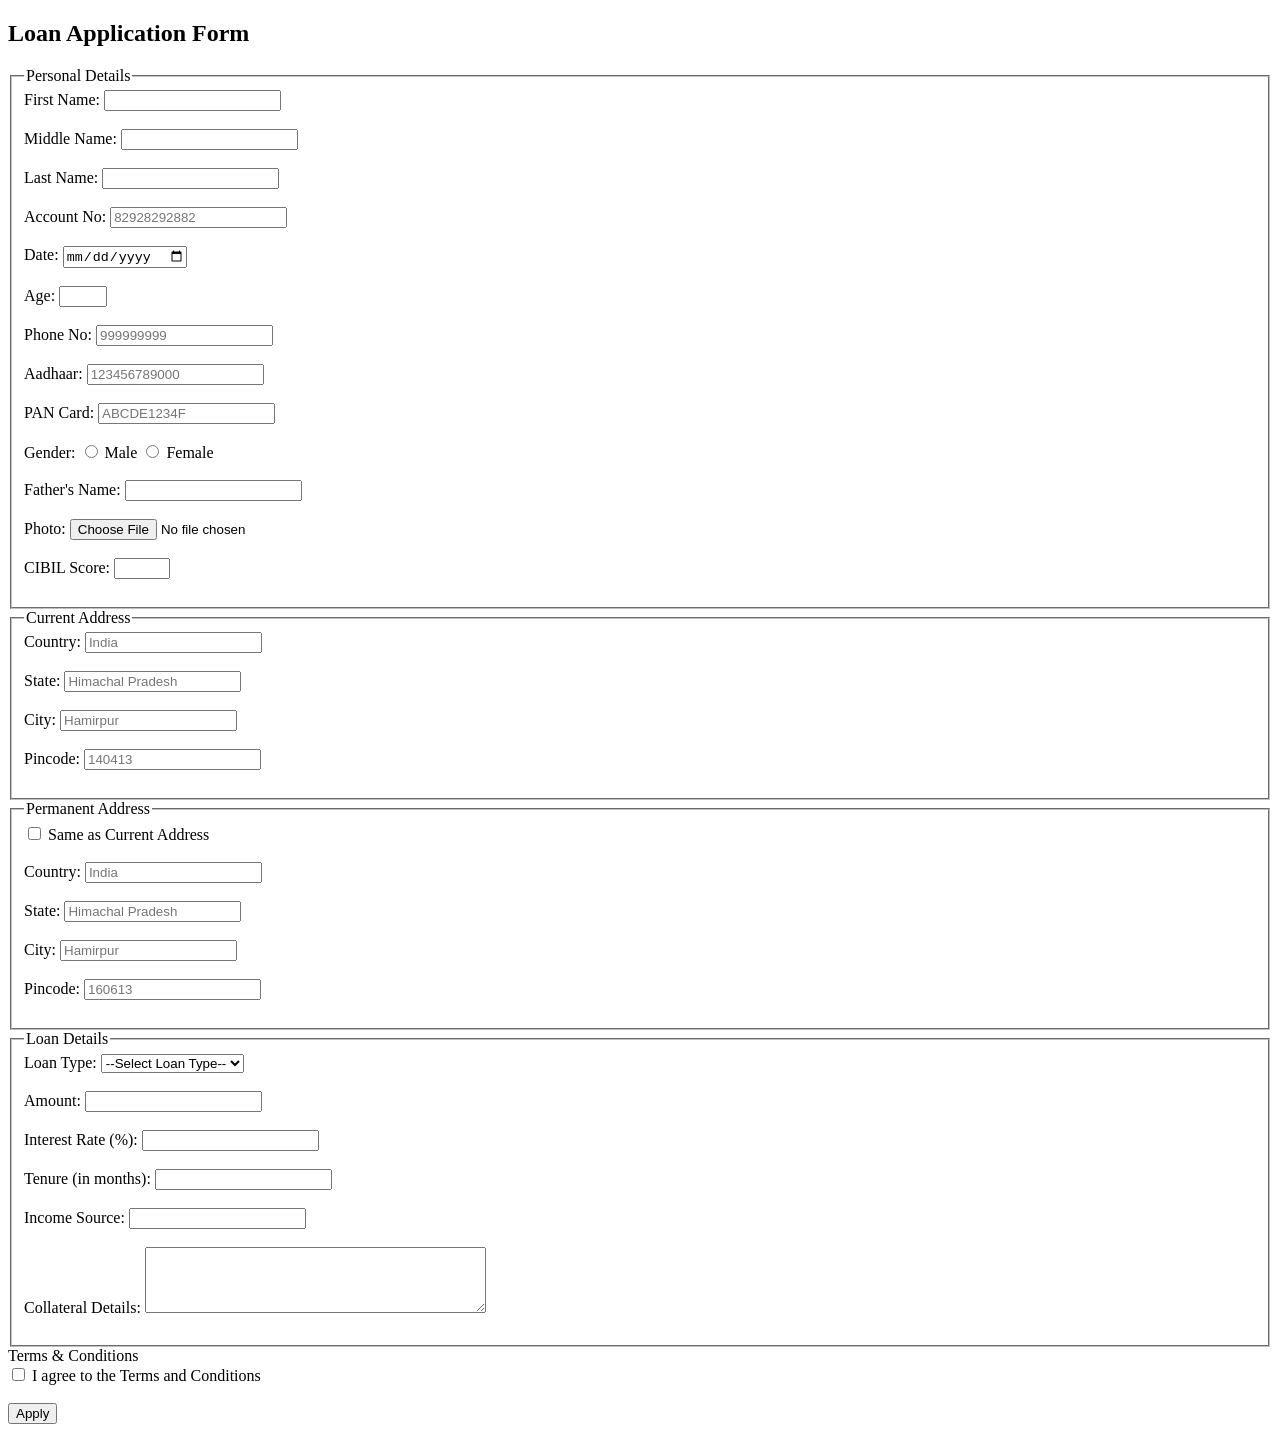
<file: Daily Assignments/Day 52 part 01/index.html>
<!DOCTYPE html>
<html>
<head>
<title>Loan Application Form</title>

<script>
function showData(event){
    event.preventDefault();   

    var f = document.forms["loanForm"];

    var gender = "";
    if(f.gender[0].checked) gender = f.gender[0].value;
    if(f.gender[1].checked) gender = f.gender[1].value;

    var sameAddress = f.same_address.checked ? "Yes" : "No";

    var data =
    "----- Loan Application Details -----\n\n" +
    "First Name: " + f.first_name.value + "\n" +
    "Middle Name: " + f.middle_name.value + "\n" +
    "Last Name: " + f.last_name.value + "\n" +
    "Account No: " + f.account_no.value + "\n" +
    "Date: " + f.date.value + "\n" +
    "Age: " + f.age.value + "\n" +
    "Phone: " + f.phone.value + "\n" +
    "Aadhaar: " + f.aadhaar.value + "\n" +
    "PAN: " + f.pan.value + "\n" +
    "Gender: " + gender + "\n" +
    "Father Name: " + f.father_name.value + "\n" +
    "CIBIL Score: " + f.cibil_score.value + "\n\n" +

    "Current Address:\n" +
    "Country: " + f.current_country.value + "\n" +
    "State: " + f.current_state.value + "\n" +
    "City: " + f.current_city.value + "\n" +
    "Pincode: " + f.current_pincode.value + "\n\n" +

    "Same as Current Address: " + sameAddress + "\n\n" +

    "Permanent Address:\n" +
    "Country: " + f.permanent_country.value + "\n" +
    "State: " + f.permanent_state.value + "\n" +
    "City: " + f.permanent_city.value + "\n" +
    "Pincode: " + f.permanent_pincode.value + "\n\n" +

    "Loan Details:\n" +
    "Loan Type: " + f.loan_type.value + "\n" +
    "Amount: " + f.amount.value + "\n" +
    "Interest Rate: " + f.interest.value + "%\n" +
    "Tenure: " + f.tenure.value + " months\n" +
    "Income Source: " + f.income_source.value + "\n" +
    "Collateral: " + f.collateral.value;

    alert(data);   
}
</script>

</head>

<body>

<h2>Loan Application Form</h2>

<form name="loanForm" onsubmit="showData(event)">

<fieldset>
        <legend>Personal Details</legend>

        <Label for="first_name">First Name:</Label>
        <input type="text" name="first_name" required><br><br>

        <Label for="middle_name">Middle Name:</Label> 
        <input type="text" name="middle_name"><br><br>

        <label for="last_name">Last Name:</label>
        <input type="text" name="last_name" required><br><br>
        <label for="account_no">   Account No:</label>
        <input type="text" name="account_no" pattern="[0-9]{9,18}" placeholder="82928292882" required>
        <br><br>
        <label for="date">Date:</label>
        <input type="date" name="date" required><br><br>

        <label for="age">Age:</label>
        <input type="number" name="age" min="18" max="50" required><br><br>

        <label for="phone"> Phone No:</label>
        <input type="tel" name="phone" pattern="^[6-9]{1}[0-9]{9}" placeholder="999999999" required>
        <br><br>

        <label for="aadhar">Aadhaar:</label>
        <input type="text" name="aadhaar" pattern="^[0-9]{12}" placeholder="123456789000" required>
        <br><br>

        <label for="pan">PAN Card:</label>
        <input type="text" name="pan" pattern="[A-Z]{5}[0-9]{4}[A-Z]{1}" placeholder="ABCDE1234F" required>
        <br><br>

        
        <label for="gender">Gender:</label>
        <input type="radio" name="gender" value="Male" required> Male
        <input type="radio" name="gender" value="Female"> Female
        <br><br>

        
        <label for="father_name">Father's Name:</label>
        <input type="text" name="father_name" required><br><br>

        
        <label for="photo">Photo:</label>
        <input type="file" name="photo"  required><br><br>

        <label for="cibil_score">CIBIL Score:</label>
        <input type="number" name="cibil_score" min="300" max="900" required><br><br>

    </fieldset>

    <fieldset>
        <legend>Current Address</legend>

        <label for="current_country" >Country:</label>
        <input type="text" name="current_country" placeholder="India" required><br><br>

        <label for="current_state">State:</label>
        <input type="text" name="current_state" placeholder="Himachal Pradesh" required><br><br>

        
        <label for="current_city">City:</label>
        <input type="text" name="current_city" placeholder="Hamirpur" required><br><br>

        <label for="current_pincode">Pincode:</label>
        <input type="text" name="current_pincode" pattern="[0-9]{6}" placeholder ="140413" required>
        <br><br>
    </fieldset>

    <fieldset>
        <legend>Permanent Address</legend>

        <input type="checkbox" name="same_address">
        Same as Current Address<br><br>

        <label for="permanent_country">Country:</label>
        <input type="text" name="permanent_country" placeholder="India" required><br><br>

        <label for="permanent_state">State:</label>
        <input type="text" name="permanent_state"placeholder="Himachal Pradesh" required><br><br>

        
        <label for="permanent_city">City:</label>
        <input type="text" name="permanent_city" placeholder="Hamirpur" required><br><br>

        <label for="permanent_pincode">Pincode:</label>
        <input type="text" name="permanent_pincode" pattern="[0-9]{6}" placeholder ="160613" required>
        <br><br>

    </fieldset>

    <fieldset>
        <legend>Loan Details</legend>

        
        <label for="loan_type">Loan Type:</label>
        <select name="loan_type" required>
            <option value="">--Select Loan Type--</option>
            <option value="Home">Home</option>
            <option value="Personal">Personal</option>
            <option value="Car">Car</option>
            <option value="Education">Education</option>
            <option value="Business">Business</option>
        </select>
        <br><br>

       <label for="amount">Amount:</label> 
        <input type="number" name="amount" min="1000" required><br><br>
        <label for="interest">Interest Rate (%):</label>
        <input type="number" name="interest" step="0.01" required><br><br>
        <label for="tenure"> Tenure (in months):</label>
        <input type="number" name="tenure" required><br><br>
        <label for="income_source">Income Source:</label>
        <input type="text" name="income_source" required><br><br>
        <Label for="collateral">Collateral Details:</Label>
        <textarea name="collateral" rows="4" cols="40"></textarea><br><br>

    </fieldset>

   
        <label>Terms & Conditions</label>
        <br>
        <input type="checkbox" name="terms" required>
        I agree to the Terms and Conditions
        <br><br>
<input type="submit" value="Apply">

</form>

</body>
</html>
</file>
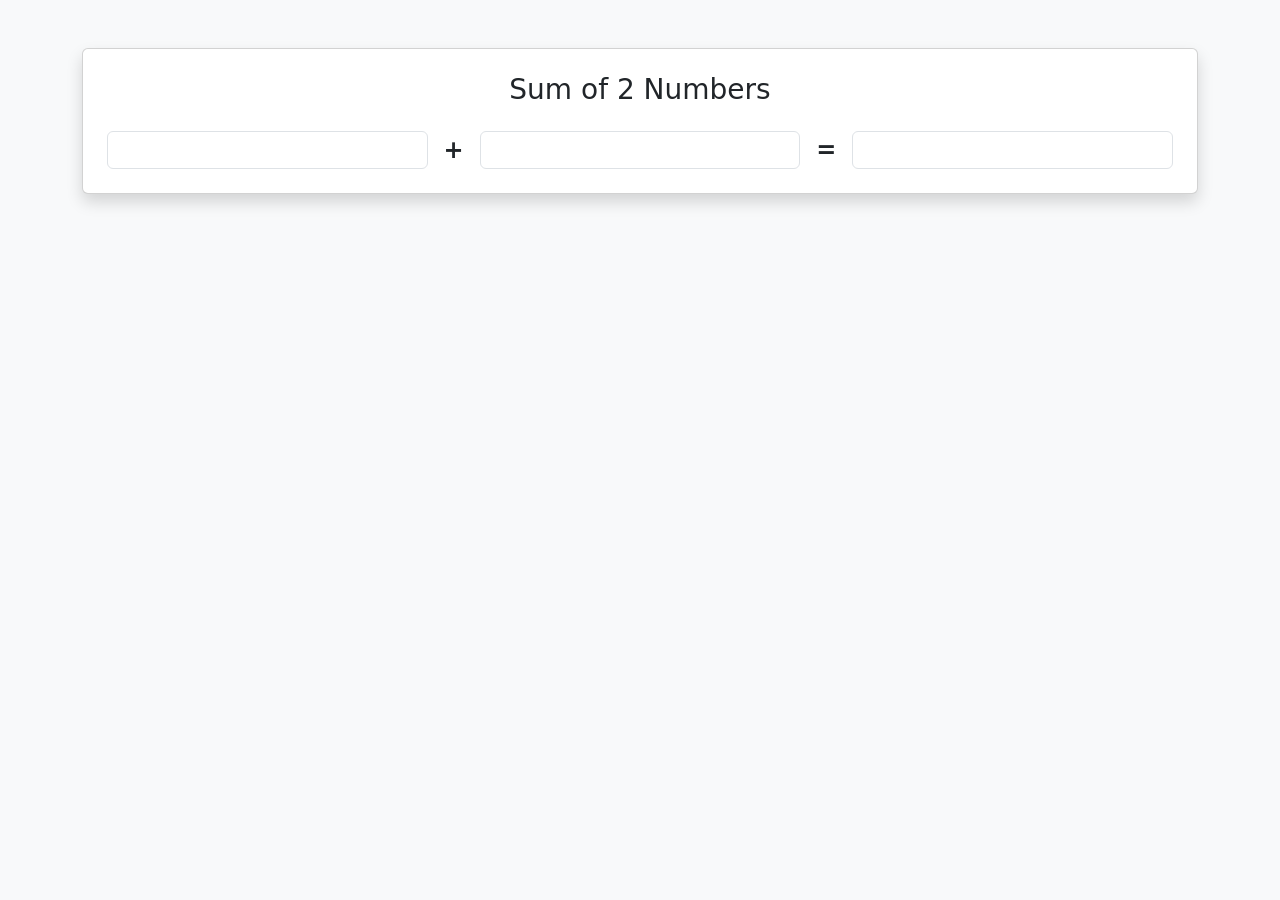
<file: Daily Assignments/Day 52 part 02/index.Html>
<!DOCTYPE html>
<html>
<head>
<title>Sum Form</title>

<link href="https://cdn.jsdelivr.net/npm/bootstrap@5.3.2/dist/css/bootstrap.min.css" rel="stylesheet">
<script src="form.Js"></script>

</head>

<body class="bg-light">

<div class="container mt-5">
<div class="card p-4 shadow">

<h3 class="text-center mb-4">Sum of 2 Numbers</h3>

<div class="d-flex align-items-center gap-3">

<input type="text" id="num1" class="form-control" onblur="checkSum()">

<span class="fw-bold fs-4">+</span>

<input type="text" id="num2" class="form-control" onblur="checkSum()">

<span class="fw-bold fs-4">=</span>

<input type="text" id="result" class="form-control" readonly>

</div>

</div>
</div>

</body>
</html>
</file>
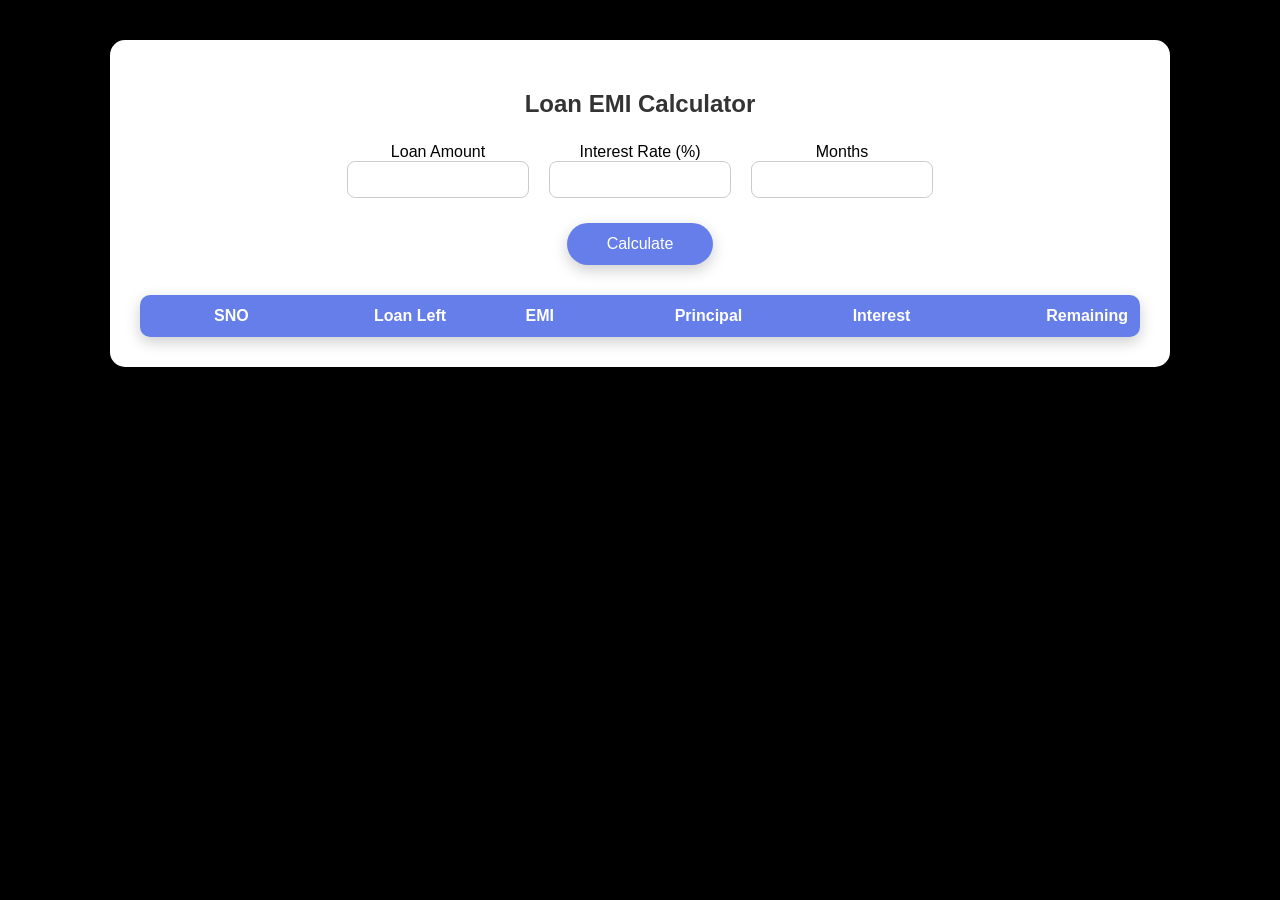
<file: Daily Assignments/Day 52 part 03/index.html>
<!DOCTYPE html>
<html>
<head>
<title>Loan Calculator</title>

<style>

body{
font-family: Arial, sans-serif;
background: black;
margin:0;
padding:40px;
text-align:center;
}

.container{
background:white;
padding:30px;
border-radius:15px;
box-shadow:0 10px 30px rgba(0,0,0,0.2);
max-width:1000px;
margin:auto;
}

h2{
color:#333;
margin-bottom:25px;
}

.form-row{
display:flex;
justify-content:center;
gap:20px;
margin-bottom:25px;
flex-wrap:wrap;
}

.input-group{
display:flex;
flex-direction:column;
}

input{
padding:10px;
border-radius:8px;
border:1px solid #ccc;
width:160px;
transition:0.3s;
}

input:focus{
border-color:#4facfe;
box-shadow:0 0 8px rgba(79,172,254,0.6);
outline:none;
}



button{
background:#667eea;
color:white;
border:none;
padding:12px 40px;
font-size:16px;
border-radius:30px;
cursor:pointer;
transition:0.3s;
box-shadow:0 5px 15px rgba(0,0,0,0.2);
}

button:hover{
transform:scale(1.05);
box-shadow:0 8px 20px rgba(0,0,0,0.3);
}



table{
width:100%;
border-collapse:collapse;
margin-top:30px;
overflow:hidden;
border-radius:10px;
box-shadow:0 5px 15px rgba(0,0,0,0.2);
}

td{
padding:10px;
text-align:right;
}

th{
background:#667eea;
color:white;
padding:12px;
text-align:right;
}

tr:nth-child(even){
background:#f2f2f2;
}

tr:hover{
background:#dfe9ff;
transition:0.3s;
}

</style>
</head>

<body>

<div class="container">

<h2>Loan EMI Calculator</h2>

<div class="form-row">

<div class="input-group">
<label>Loan Amount</label>
<input type="number" id="amount">
</div>

<div class="input-group">
<label>Interest Rate (%)</label>
<input type="number" id="rate">
</div>

<div class="input-group">
<label>Months</label>
<input type="number" id="months">
</div>

</div>

<button onclick="calculateEMI()">Calculate</button>

<table border="0">

<thead>
<tr>
<th>SNO</th>
<th>Loan Left</th>
<th>EMI</th>
<th>Principal</th>
<th>Interest</th>
<th>Remaining</th>
</tr>
</thead>

<tbody id="scheduleBody"></tbody>

</table>

</div>

<script>

function calculateEMI(){

let P = parseFloat(document.getElementById("amount").value);
let annualRate = parseFloat(document.getElementById("rate").value);
let months = parseFloat(document.getElementById("months").value);

let r = (annualRate/100)/12;

let emi = P * r * Math.pow((1+r),months) / (Math.pow((1+r),months)-1);

let balance = P;

let tbody = document.getElementById("scheduleBody");
tbody.innerHTML="";

for(let i=1;i<=months;i++){

let interest = balance * r;
let principal = emi - interest;
let remaining = balance - principal;

let row = `
<tr>
<td>${i}</td>
<td>${balance.toFixed(2)}</td>
<td>${emi.toFixed(2)}</td>
<td>${principal.toFixed(2)}</td>
<td>${interest.toFixed(2)}</td>
<td>${remaining.toFixed(2)}</td>
</tr>
`;

tbody.innerHTML += row;

balance = remaining;

}

}

</script>

</body>
</html>
</file>
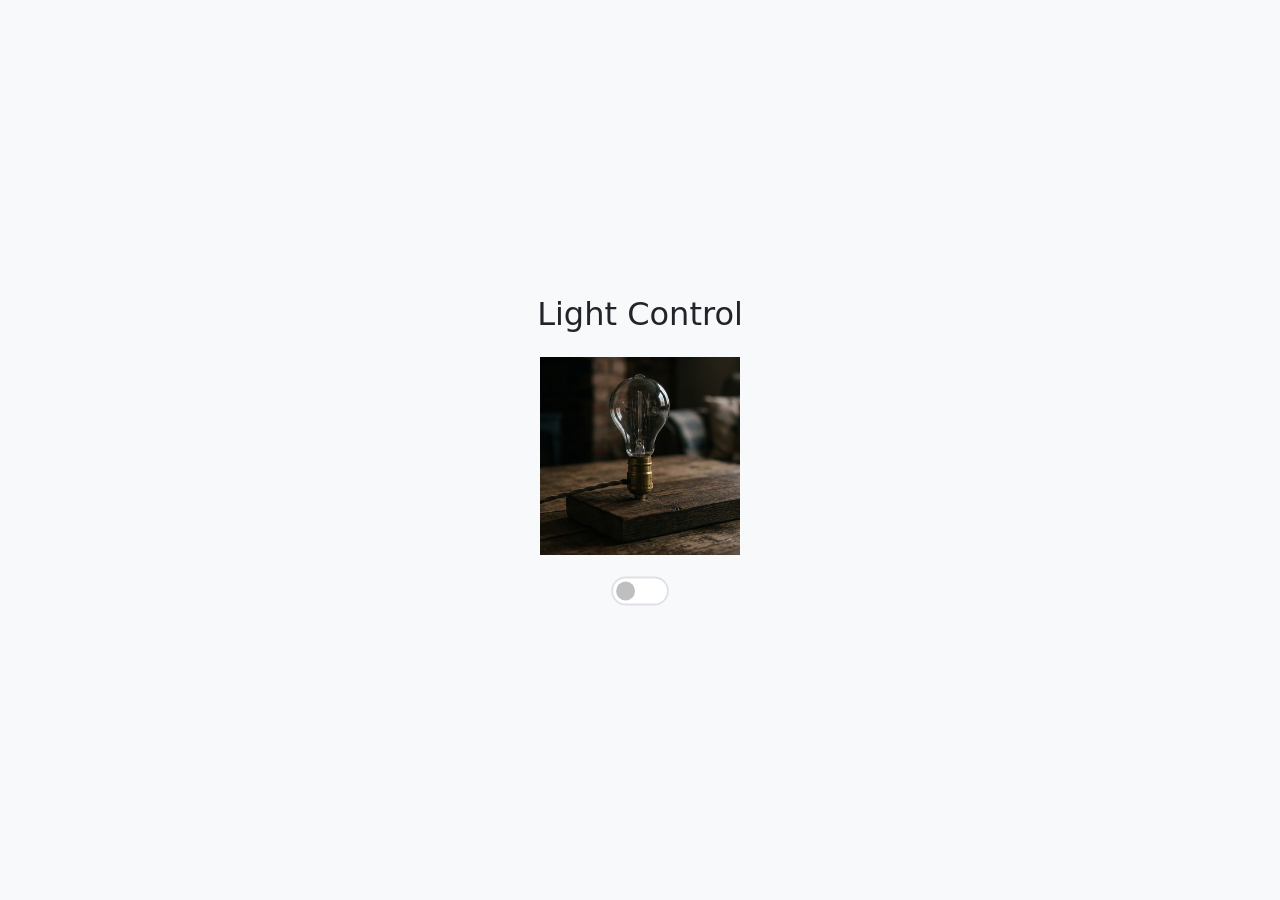
<file: Daily Assignments/Day 52 part 04/index.html>
<!DOCTYPE html>
<html lang="en">
<head>
<meta charset="UTF-8">
<title>Bootstrap Bulb Switch</title>


<link href="https://cdn.jsdelivr.net/npm/bootstrap@5.3.2/dist/css/bootstrap.min.css" rel="stylesheet">

<style>
body{
    height:100vh;
    display:flex;
    justify-content:center;
    align-items:center;
    background:#f8f9fa;
}

.bulb-img{
    width:200px;
}
</style>

</head>
<body>

<div class="container text-center">

    <h2 class="mb-4">Light Control</h2>

    <img id="bulb" src="bulb_off.png" class="bulb-img mb-4" alt="Bulb">

    <div class="form-check form-switch d-flex justify-content-center">
        <input class="form-check-input" type="checkbox" id="lightSwitch" style="transform:scale(1.8);">
    </div>

</div>

<script>

const bulb = document.getElementById("bulb");
const switchBtn = document.getElementById("lightSwitch");

switchBtn.addEventListener("change", function(){

    if(this.checked){
        bulb.src = "bulb_on.png";
    }
    else{
        bulb.src = "bulb_off.png";
    }

});

</script>

</body>
</html>
</file>
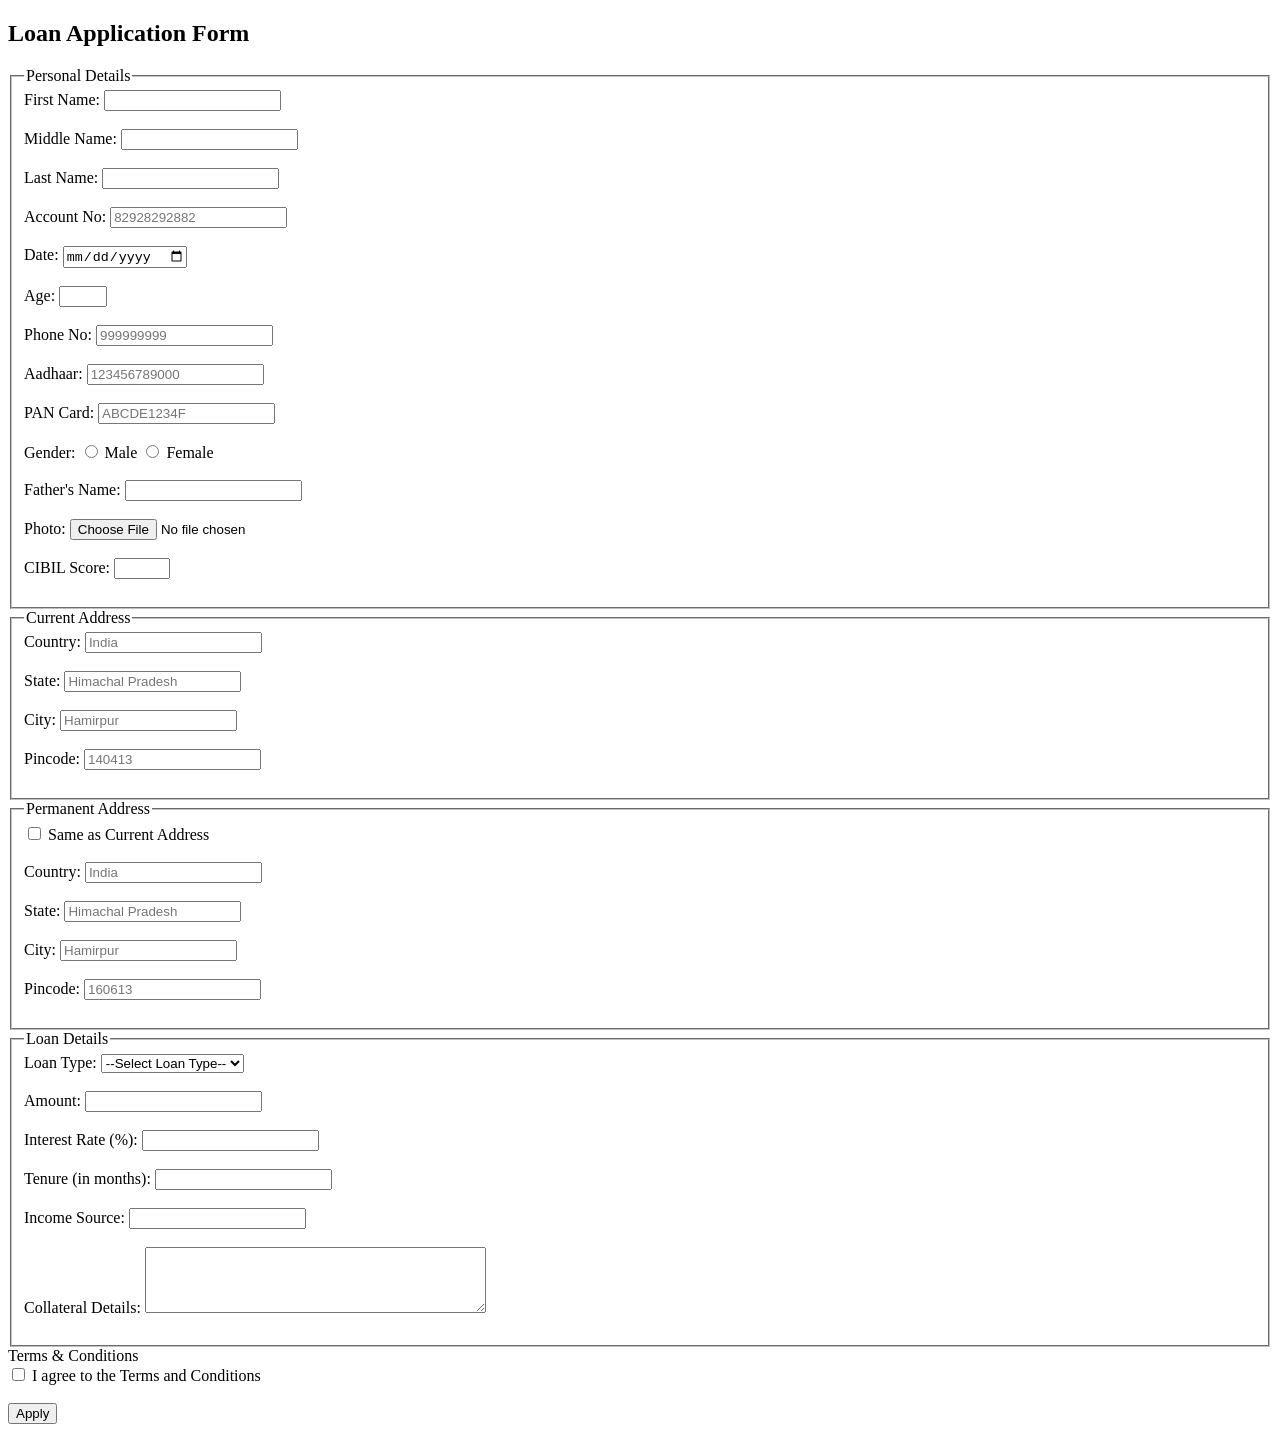
<file: Daily Assignments/Day 48/Loan_Form/Loan.Html>
<!DOCTYPE html>
<html>
<head>
    <title>Loan Application Form</title>
</head>
<body>

<h2>Loan Application Form</h2>

<form action="#">

    <fieldset>
        <legend>Personal Details</legend>

        <Label for="first_name">First Name:</Label>
        <input type="text" name="first_name" required><br><br>

        <Label for="middle_name">Middle Name:</Label> 
        <input type="text" name="middle_name"><br><br>

        <label for="last_name">Last Name:</label>
        <input type="text" name="last_name" required><br><br>
        <label for="account_no">   Account No:</label>
        <input type="text" name="account_no" pattern="[0-9]{9,18}" placeholder="82928292882" required>
        <br><br>
        <label for="date">Date:</label>
        <input type="date" name="date" required><br><br>

        <label for="age">Age:</label>
        <input type="number" name="age" min="18" max="50" required><br><br>

        <label for="phone"> Phone No:</label>
        <input type="tel" name="phone" pattern="^[6-9]{1}[0-9]{9}" placeholder="999999999" required>
        <br><br>

        <label for="aadhar">Aadhaar:</label>
        <input type="text" name="aadhaar" pattern="^[0-9]{12}" placeholder="123456789000" required>
        <br><br>

        <label for="pan">PAN Card:</label>
        <input type="text" name="pan" pattern="[A-Z]{5}[0-9]{4}[A-Z]{1}" placeholder="ABCDE1234F" required>
        <br><br>

        
        <label for="gender">Gender:</label>
        <input type="radio" name="gender" value="Male" required> Male
        <input type="radio" name="gender" value="Female"> Female
        <br><br>

        
        <label for="father_name">Father's Name:</label>
        <input type="text" name="father_name" required><br><br>

        
        <label for="photo">Photo:</label>
        <input type="file" name="photo"  required><br><br>

        <label for="cibil_score">CIBIL Score:</label>
        <input type="number" name="cibil_score" min="300" max="900" required><br><br>

    </fieldset>

    <fieldset>
        <legend>Current Address</legend>

        <label for="current_country" >Country:</label>
        <input type="text" name="current_country" placeholder="India" required><br><br>

        <label for="current_state">State:</label>
        <input type="text" name="current_state" placeholder="Himachal Pradesh" required><br><br>

        
        <label for="current_city">City:</label>
        <input type="text" name="current_city" placeholder="Hamirpur" required><br><br>

        <label for="current_pincode">Pincode:</label>
        <input type="text" name="current_pincode" pattern="[0-9]{6}" placeholder ="140413" required>
        <br><br>
    </fieldset>

    <fieldset>
        <legend>Permanent Address</legend>

        <input type="checkbox" name="same_address">
        Same as Current Address<br><br>

        <label for="permanent_country">Country:</label>
        <input type="text" name="permanent_country" placeholder="India" required><br><br>

        <label for="permanent_state">State:</label>
        <input type="text" name="permanent_state"placeholder="Himachal Pradesh" required><br><br>

        
        <label for="permanent_city">City:</label>
        <input type="text" name="permanent_city" placeholder="Hamirpur" required><br><br>

        <label for="permanent_pincode">Pincode:</label>
        <input type="text" name="permanent_pincode" pattern="[0-9]{6}" placeholder ="160613" required>
        <br><br>

    </fieldset>

    <fieldset>
        <legend>Loan Details</legend>

        
        <label for="loan_type">Loan Type:</label>
        <select name="loan_type" required>
            <option value="">--Select Loan Type--</option>
            <option value="Home">Home</option>
            <option value="Personal">Personal</option>
            <option value="Car">Car</option>
            <option value="Education">Education</option>
            <option value="Business">Business</option>
        </select>
        <br><br>

       <label for="amount">Amount:</label> 
        <input type="number" name="amount" min="1000" required><br><br>
        <label for="interest">Interest Rate (%):</label>
        <input type="number" name="interest" step="0.01" required><br><br>
        <label for="tenure"> Tenure (in months):</label>
        <input type="number" name="tenure" required><br><br>
        <label for="income_source">Income Source:</label>
        <input type="text" name="income_source" required><br><br>
        <Label for="collateral">Collateral Details:</Label>
        <textarea name="collateral" rows="4" cols="40"></textarea><br><br>

    </fieldset>

   
        <label>Terms & Conditions</label>
        <br>
        <input type="checkbox" name="terms" required>
        I agree to the Terms and Conditions
        <br><br>


    <input type="submit" value="Apply">

</form>

</body>
</html>
</file>
